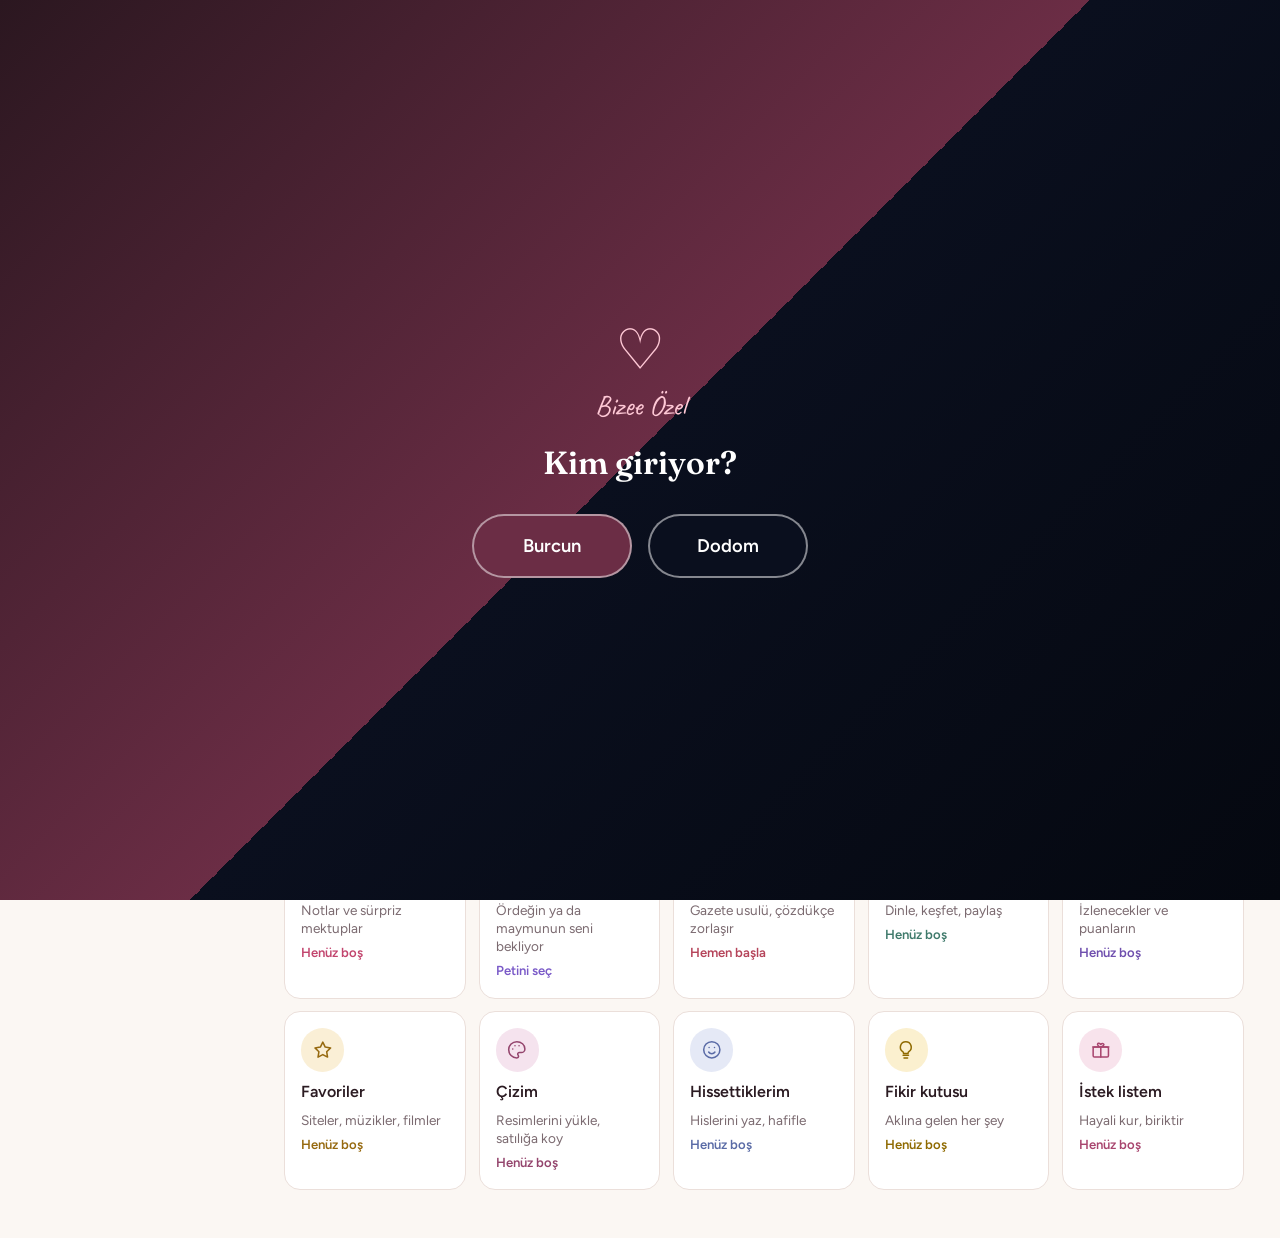
<file: index.html>
<!DOCTYPE html>
<html lang="tr" data-theme="burcun">
<head>
<meta charset="UTF-8">
<meta name="viewport" content="width=device-width, initial-scale=1, viewport-fit=cover">
<meta name="robots" content="noindex, nofollow">
<meta name="theme-color" content="#2B1720">
<title>Bizee Özel</title>
<link rel="icon" href="favicon.svg" type="image/svg+xml">
<link rel="icon" href="favicon-32.png" type="image/png" sizes="32x32">
<link rel="apple-touch-icon" href="apple-touch-icon.png">
<link rel="preconnect" href="https://fonts.googleapis.com">
<link rel="preconnect" href="https://fonts.gstatic.com" crossorigin>
<link href="https://fonts.googleapis.com/css2?family=Caveat:wght@500;600&family=Figtree:wght@400;500;600&family=Fraunces:opsz,wght@9..144,500;9..144,600&display=swap" rel="stylesheet">
<link rel="stylesheet" href="style.css">
<link rel="stylesheet" href="style-ek.css">
</head>
<body>

<div class="login" id="login">
  <div class="login-box">
    <div class="login-heart" aria-hidden="true">♡</div>
    <p class="login-app">Bizee Özel</p>
    <h1>Kim giriyor?</h1>
    <div class="login-btns" id="loginPick">
      <button type="button" class="login-btn burcun" data-profile="burcun">Burcun</button>
      <button type="button" class="login-btn dodom" data-profile="dodom">Dodom</button>
    </div>
    <form class="login-form" id="loginForm" autocomplete="off" hidden>
      <p class="login-who"><span id="loginWho"></span> için şifreni yaz</p>
      <input type="password" id="loginPw" class="login-pw" aria-label="Şifre" autocomplete="current-password">
      <p class="login-err" id="loginErr" role="alert"></p>
      <div class="login-btns">
        <button type="button" class="login-btn small" id="loginBack">Geri</button>
        <button type="submit" class="login-btn small go" id="loginGo">Giriş</button>
      </div>
    </form>
  </div>
</div>

<div class="shell">
  <aside class="side" id="side" aria-label="Menü">
    <div class="brand"><span class="heart" aria-hidden="true">♡</span></div>
    <nav class="nav" id="nav" aria-label="Bölümler"></nav>
    <p class="side-quote">Daha iyi bir sen,<br>her gün mümkün. <span class="heart" aria-hidden="true">♡</span></p>
    <button type="button" class="side-switch" id="switchBtn">Hesap değiştir</button>
  </aside>
  <div class="scrim" id="scrim"></div>

  <main class="panel">
    <header class="topbar">
      <button class="menu-btn" id="menuBtn" type="button" aria-label="Menüyü aç">
        <svg viewBox="0 0 24 24" aria-hidden="true"><path d="M4 7h16M4 12h16M4 17h16"/></svg>
      </button>
      <label class="gsearch">
        <svg viewBox="0 0 24 24" aria-hidden="true"><circle cx="11" cy="11" r="6.5"/><path d="m16 16 4.5 4.5"/></svg>
        <input type="search" id="gsearch" placeholder="Aradığın her şey burada…" aria-label="Her yerde ara" autocomplete="off">
      </label>
      <div class="clock"><span id="today"></span><span id="time"></span></div>
    </header>

    <section class="view" data-sec="home" id="home"></section>

    <section class="view" data-sec="search" id="searchView" hidden>
      <header class="view-head">
        <div class="view-title">
          <div><h2>Arama sonuçları</h2><p class="view-sub" id="searchSub"></p></div>
        </div>
      </header>
      <div class="stack" id="searchList"></div>
    </section>

    <section class="view" data-sec="word" id="wordView" hidden></section>

    <div id="views"></div>
  </main>
</div>

<dialog id="editor">
  <form id="editorForm">
    <h3 id="editorTitle"></h3>
    <div id="fields"></div>
    <div class="dialog-actions">
      <button type="button" id="deleteBtn" class="btn danger">Sil</button>
      <span class="spacer"></span>
      <button type="button" id="cancelBtn" class="btn">Vazgeç</button>
      <button type="submit" class="btn primary">Kaydet</button>
    </div>
  </form>
</dialog>

<dialog id="confirmBox" class="confirm">
  <form method="dialog">
    <div class="confirm-icon" aria-hidden="true">
      <svg viewBox="0 0 24 24"><path d="M4 7h16M9 7V4h6v3M6.5 7l1 13h9l1-13M10 11v6M14 11v6"/></svg>
    </div>
    <h3>Bunu silelim mi?</h3>
    <p class="confirm-name" id="confirmName"></p>
    <p class="confirm-text">Silinen kayıt geri getirilemez.</p>
    <div class="confirm-actions">
      <button type="submit" value="no" class="btn" autofocus>Vazgeç</button>
      <button type="submit" value="yes" class="btn danger-solid">Evet, sil</button>
    </div>
  </form>
</dialog>

<dialog id="lockBox" class="confirm">
  <form id="lockForm" autocomplete="off">
    <div class="confirm-icon lock-icon" aria-hidden="true">
      <svg viewBox="0 0 24 24"><rect x="5" y="11" width="14" height="10" rx="2"/><path d="M8 11V8a4 4 0 0 1 8 0v3"/></svg>
    </div>
    <h3>Şifreler kilitli</h3>
    <p class="confirm-text">Devam etmek için şifreyi yaz.</p>
    <input type="password" id="lockPw" class="lock-pw" aria-label="Şifre" autocomplete="off">
    <p class="login-err lock-err" id="lockErr" role="alert"></p>
    <div class="confirm-actions">
      <button type="button" class="btn" id="lockCancel">Vazgeç</button>
      <button type="submit" class="btn primary" id="lockGo">Aç</button>
    </div>
  </form>
</dialog>

<div id="toast" class="toast" role="status" aria-live="polite"></div>

<script src="app.js"></script>
</body>
</html>
</file>
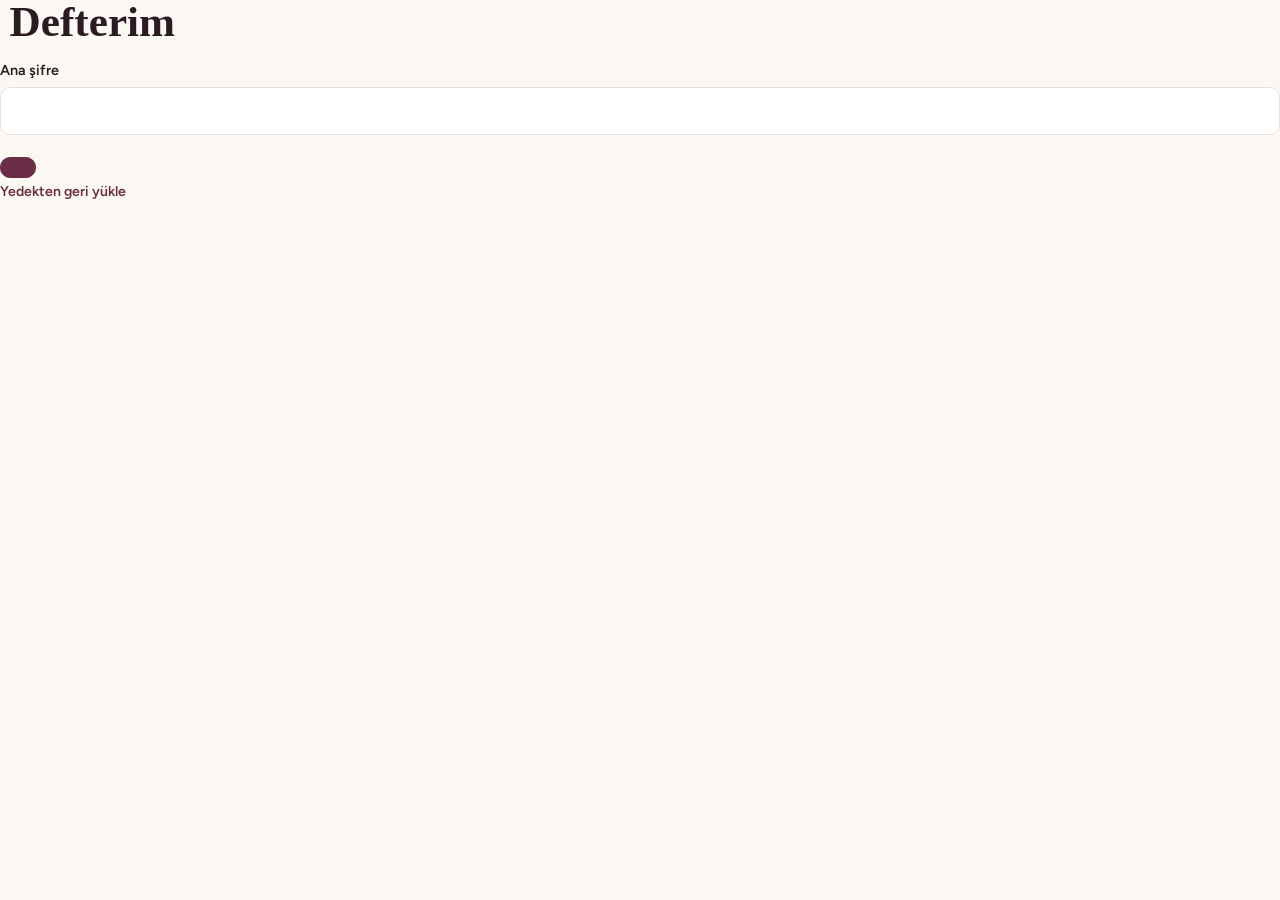
<file: index (1).html>
<!DOCTYPE html>
<html lang="tr">
<head>
<meta charset="UTF-8">
<meta name="viewport" content="width=device-width, initial-scale=1, viewport-fit=cover">
<meta name="robots" content="noindex, nofollow">
<title>Defterim</title>
<link rel="preconnect" href="https://fonts.googleapis.com">
<link rel="preconnect" href="https://fonts.gstatic.com" crossorigin>
<link href="https://fonts.googleapis.com/css2?family=Figtree:wght@400;500;600&family=Young+Serif&display=swap" rel="stylesheet">
<link rel="stylesheet" href="style.css">
</head>
<body>

<section id="lock" class="lock">
  <div class="lock-box">
    <h1 class="brand">Defterim</h1>
    <p id="lockText" class="lock-text"></p>
    <form id="lockForm" autocomplete="on">
      <label for="master">Ana şifre</label>
      <input id="master" type="password" required>
      <div id="confirmWrap" hidden>
        <label for="master2">Ana şifre (tekrar)</label>
        <input id="master2" type="password" autocomplete="new-password">
      </div>
      <p id="lockError" class="error" role="alert"></p>
      <button type="submit" id="lockBtn" class="btn primary"></button>
    </form>
    <button id="importFromLock" class="link-btn" type="button">Yedekten geri yükle</button>
  </div>
</section>

<div id="app" class="app" hidden>
  <nav class="side" aria-label="Bölümler">
    <h1 class="brand small">Defterim</h1>
    <button class="tab" data-view="recipes">Tarifler <span class="count" id="c-recipes"></span></button>
    <button class="tab" data-view="accounts">Hesaplar <span class="count" id="c-accounts"></span></button>
    <button class="tab" data-view="notes">Notlar <span class="count" id="c-notes"></span></button>
    <div class="side-actions">
      <button id="exportBtn" type="button">Yedek indir</button>
      <button id="importBtn" type="button">Yedek yükle</button>
      <button id="lockNow" type="button">Kilitle</button>
    </div>
  </nav>

  <main class="main">
    <header class="main-head">
      <h2 id="viewTitle"></h2>
      <input type="search" id="search" aria-label="Ara">
      <button id="addBtn" class="btn primary" type="button"></button>
    </header>
    <div id="list" class="list"></div>
  </main>
</div>

<dialog id="editor">
  <form id="editorForm">
    <h3 id="editorTitle"></h3>
    <div id="fields"></div>
    <div class="dialog-actions">
      <button type="button" id="deleteBtn" class="btn danger">Sil</button>
      <span class="spacer"></span>
      <button type="button" id="cancelBtn" class="btn">Vazgeç</button>
      <button type="submit" class="btn primary">Kaydet</button>
    </div>
  </form>
</dialog>

<input type="file" id="fileInput" accept="application/json,.json" hidden>
<div id="toast" class="toast" role="status" aria-live="polite"></div>

<script src="app.js"></script>
</body>
</html>
</file>
<file: style.css>
:root {
  --bg: #FBF7F3;
  --surface: #FFFFFF;
  --ink: #2B1B22;
  --muted: #7B6A70;
  --line: #EBDFDA;
  --plum: #2B1720;
  --rose: #6B2D45;
  --danger: #C13B3B;
  --gold: #E0A100;
  --on-c: #FFFFFF;
  --c: var(--rose);
  --tint: #F3E6EA;
  --radius-s: 10px;
  --radius-m: 16px;
  --radius-l: 24px;
  --shadow: 0 1px 2px rgba(43, 23, 32, 0.04), 0 8px 24px rgba(43, 23, 32, 0.06);
  /* Kendi fotoğrafını kullanmak için: --hero-image: url("foto.jpg"); */
  --hero-default:
    radial-gradient(circle at 80% 64%, #FFF1D6 0 2.4rem, rgba(255, 214, 170, 0.45) 2.5rem 6.5rem, transparent 6.6rem),
    linear-gradient(165deg, #F6C9A0 0%, #E58F7C 42%, #9C4A64 78%, #4A2436 100%);
  color-scheme: light;
}

/* Bölüm renkleri: --c vurgu, --tint pastel zemin */
[data-tone="notes"], .view[data-sec="notes"] { --c: #A5601F; --tint: #FBEBDD; }
[data-tone="emails"], .view[data-sec="emails"] { --c: #6F55A0; --tint: #EEE8F6; }
[data-tone="accounts"], .view[data-sec="accounts"] { --c: #4C7A47; --tint: #E6F0E2; }
[data-tone="recipes"], .view[data-sec="recipes"] { --c: #B5613A; --tint: #FAE9DA; }
[data-tone="goals"], .view[data-sec="goals"] { --c: #B5445A; --tint: #F9E2E0; }
[data-tone="plans"], .view[data-sec="plans"] { --c: #23796F; --tint: #DFF1EE; }
[data-tone="calendar"], .view[data-sec="calendar"] { --c: #6B2D45; --tint: #F3E6EA; }
[data-tone="shopping"], .view[data-sec="shopping"] { --c: #9F6237; --tint: #F8EADF; }
[data-tone="health"], .view[data-sec="health"] { --c: #C24259; --tint: #FBE3E5; }
[data-tone="growth"], .view[data-sec="growth"] { --c: #3F7A6B; --tint: #E1F0EB; }
[data-tone="films"], .view[data-sec="films"] { --c: #6F4FAE; --tint: #ECE5F6; }
[data-tone="favorites"], .view[data-sec="favorites"] { --c: #96690F; --tint: #FAEFD6; }
[data-tone="doodle"], .view[data-sec="doodle"] { --c: #94456D; --tint: #F5E3EE; }
[data-tone="voice"], .view[data-sec="voice"] { --c: #A34F69; --tint: #F7E4E9; }
[data-tone="mood"], .view[data-sec="mood"] { --c: #5A6BA6; --tint: #E5E9F6; }
[data-tone="ideas"], .view[data-sec="ideas"] { --c: #8F6A00; --tint: #FBF0CF; }
[data-tone="wishlist"], .view[data-sec="wishlist"] { --c: #A8456E; --tint: #F8E3EC; }
[data-tone="countdown"], .view[data-sec="countdown"] { --c: #B04E2A; --tint: #FAE6DC; }

* { box-sizing: border-box; }

html { -webkit-text-size-adjust: 100%; height: 100%; }

body {
  margin: 0;
  min-height: 100%;
  background: var(--bg);
  color: var(--ink);
  font: 400 16px/1.55 "Figtree", system-ui, -apple-system, "Segoe UI", Roboto, sans-serif;
}

[hidden] { display: none !important; }

h1, h2, h3, h4 { margin: 0; }

button, input, textarea, select { font: inherit; color: inherit; }

:focus-visible { outline: 2px solid var(--c); outline-offset: 2px; }

svg { flex-shrink: 0; }

.nav-item svg, .card-icon svg, .view-icon svg, .tile-icon svg, .gsearch svg, .menu-btn svg {
  fill: none;
  stroke: currentColor;
  stroke-width: 1.7;
  stroke-linecap: round;
  stroke-linejoin: round;
}

/* ---------- Kenar çubuğu ---------- */

.shell {
  display: grid;
  grid-template-columns: 15.5rem minmax(0, 1fr);
  min-height: 100vh;
  min-height: 100dvh;
}

.side {
  position: sticky;
  top: 0;
  align-self: start;
  height: 100vh;
  height: 100dvh;
  overflow-y: auto;
  display: flex;
  flex-direction: column;
  gap: 1.25rem;
  padding: calc(1.5rem + env(safe-area-inset-top, 0px)) 0.9rem calc(1.5rem + env(safe-area-inset-bottom, 0px));
  background: var(--plum);
  color: #F4E8E4;
}

.side :focus-visible { outline-color: #FFFFFF; }

.brand {
  font-family: "Caveat", cursive;
  font-size: 2.7rem;
  font-weight: 600;
  line-height: 1;
  padding: 0 0.6rem;
}

.heart { color: #E7A0B4; }

.nav { display: flex; flex-direction: column; gap: 0.1rem; }

.nav-item {
  display: flex;
  align-items: center;
  gap: 0.8rem;
  width: 100%;
  padding: 0.55rem 0.7rem;
  border: 0;
  border-radius: 12px;
  background: transparent;
  color: inherit;
  text-align: left;
  cursor: pointer;
  font-size: 0.95rem;
  font-weight: 500;
}

.nav-item svg { width: 1.25rem; height: 1.25rem; opacity: 0.85; }
.nav-item:hover { background: rgba(255, 255, 255, 0.07); }
.nav-item[aria-current="true"] { background: rgba(255, 255, 255, 0.14); }

.side-quote {
  margin: auto 0 0;
  padding: 1rem 0.6rem 0;
  font-family: "Caveat", cursive;
  font-size: 1.4rem;
  line-height: 1.2;
  color: #E9CFD0;
}

.scrim { display: none; }

/* ---------- Üst bar ---------- */

.panel {
  min-width: 0;
  padding: calc(1rem + env(safe-area-inset-top, 0px)) clamp(1rem, 3vw, 2.25rem) calc(3rem + env(safe-area-inset-bottom, 0px));
}

.topbar { display: flex; align-items: center; gap: 1rem; margin: 0 auto 1.5rem; max-width: 72rem; }

.menu-btn {
  display: none;
  place-items: center;
  width: 2.75rem;
  height: 2.75rem;
  border: 1px solid var(--line);
  border-radius: 50%;
  background: var(--surface);
  cursor: pointer;
}

.menu-btn svg { width: 1.3rem; height: 1.3rem; }

.gsearch {
  flex: 1;
  max-width: 32rem;
  display: flex;
  align-items: center;
  gap: 0.6rem;
  margin: 0;
  padding: 0.55rem 1rem;
  border-radius: 999px;
  background: var(--surface);
  border: 1px solid var(--line);
  color: var(--muted);
  font-weight: 400;
}

.gsearch svg { width: 1.15rem; height: 1.15rem; }
.gsearch:focus-within { border-color: var(--rose); }

.gsearch input {
  border: 0;
  border-radius: 0;
  padding: 0;
  background: transparent;
  color: var(--ink);
}

.gsearch input:focus { outline: none; }

.clock {
  margin-left: auto;
  display: flex;
  flex-direction: column;
  align-items: flex-end;
  line-height: 1.3;
  font-size: 0.9rem;
  color: var(--muted);
}

.clock #time { font-weight: 600; color: var(--ink); }

/* ---------- Görünümler ---------- */

.view { max-width: 72rem; margin: 0 auto; }

.view-head {
  display: flex;
  flex-wrap: wrap;
  align-items: center;
  justify-content: space-between;
  gap: 1rem 1.5rem;
  margin-bottom: 1.25rem;
}

.view-title { display: flex; align-items: center; gap: 0.9rem; }

.view-icon {
  width: 3.1rem;
  height: 3.1rem;
  border-radius: 16px;
  display: grid;
  place-items: center;
  background: var(--tint);
  color: var(--c);
}

.view-icon svg { width: 1.5rem; height: 1.5rem; }

.view-head h2 {
  font-family: "Fraunces", Georgia, serif;
  font-size: clamp(1.7rem, 4vw, 2.3rem);
  font-weight: 600;
  letter-spacing: -0.02em;
  line-height: 1.1;
}

.view-sub { margin: 0.15rem 0 0; color: var(--muted); font-size: 0.92rem; }

.view-tools { display: flex; flex-wrap: wrap; gap: 0.6rem; flex: 1 1 20rem; justify-content: flex-end; }
.view-tools input { max-width: 15rem; }

.grid { display: grid; grid-template-columns: repeat(auto-fill, minmax(17rem, 1fr)); gap: 0.9rem; }
.stack { display: flex; flex-direction: column; gap: 0.7rem; }

.empty {
  grid-column: 1 / -1;
  margin: 0;
  padding: 2.5rem 1.5rem;
  text-align: center;
  color: var(--muted);
  border: 2px dashed var(--line);
  border-radius: var(--radius-m);
  background: color-mix(in srgb, var(--tint) 45%, transparent);
}

/* ---------- Formlar ve düğmeler ---------- */

label { display: block; font-weight: 600; font-size: 0.9rem; margin: 1rem 0 0.35rem; }

.hint { display: block; color: var(--muted); font-size: 0.85rem; margin: -0.15rem 0 0.4rem; }

input, textarea, select {
  width: 100%;
  padding: 0.65rem 0.85rem;
  border: 1px solid var(--line);
  border-radius: var(--radius-s);
  background: var(--surface);
}

input:focus, textarea:focus, select:focus { border-color: var(--c); outline: none; }

textarea { resize: vertical; line-height: 1.5; }

.color-input { width: 5rem; height: 2.7rem; padding: 0.2rem; cursor: pointer; }

.voice-row { display: flex; align-items: center; gap: 0.75rem; margin-top: 0.5rem; }
.voice-state { color: var(--muted); font-size: 0.85rem; }

.btn {
  display: inline-flex;
  align-items: center;
  justify-content: center;
  padding: 0.6rem 1.05rem;
  border-radius: var(--radius-s);
  border: 1px solid var(--line);
  background: var(--surface);
  cursor: pointer;
  font-weight: 600;
  white-space: nowrap;
}

.btn:hover { border-color: var(--muted); }
.btn:disabled { opacity: 0.4; cursor: default; }

.btn.primary { background: var(--c); border-color: var(--c); color: var(--on-c); }
.btn.primary:hover { filter: brightness(1.08); }

.btn.danger { color: var(--danger); border-color: transparent; background: transparent; }
.btn.danger:hover { border-color: var(--danger); }

.btn.ghost { background: transparent; border-color: transparent; color: var(--c); }
.btn.ghost:hover { background: color-mix(in srgb, var(--c) 10%, transparent); }

.btn.small { padding: 0.32rem 0.7rem; font-size: 0.88rem; }

.icon-btn {
  width: 2rem;
  height: 2rem;
  display: grid;
  place-items: center;
  border: 0;
  border-radius: 50%;
  background: transparent;
  color: var(--c);
  font-size: 1.4rem;
  line-height: 1;
  cursor: pointer;
}

.icon-btn:hover { background: color-mix(in srgb, var(--c) 14%, transparent); }

.link-btn {
  align-self: flex-start;
  margin-top: auto;
  padding: 0.2rem 0;
  border: 0;
  background: none;
  color: var(--c);
  font-size: 0.88rem;
  font-weight: 600;
  cursor: pointer;
}

.link-btn:hover { text-decoration: underline; }

/* ---------- Kayıt kartları ---------- */

.item {
  background: var(--surface);
  border: 1px solid var(--line);
  border-radius: var(--radius-m);
  padding: 1.05rem 1.2rem;
  min-width: 0;
  box-shadow: var(--shadow);
}

.item-title { font-weight: 600; font-size: 1.08rem; overflow-wrap: anywhere; }
.item-actions { display: flex; justify-content: flex-end; margin-top: 0.6rem; }
.item-head { display: flex; justify-content: space-between; align-items: baseline; gap: 1rem; }
.item-head a, .ext { color: var(--c); font-size: 0.9rem; white-space: nowrap; font-weight: 500; }

.tags { display: flex; flex-wrap: wrap; gap: 0.35rem; margin: 0.5rem 0 0.2rem; }

.tag {
  font-size: 0.8rem;
  font-weight: 500;
  color: var(--c);
  background: color-mix(in srgb, var(--c) 12%, transparent);
  border-radius: 999px;
  padding: 0.12rem 0.65rem;
}

.account, .email, .fav, .health, .doodle, .mood { display: flex; flex-direction: column; }
.account { border-top: 4px solid var(--c); }
.account .item-head { margin-bottom: 0.75rem; }
.email { border-top: 4px solid var(--c); }

.cred { padding: 0.55rem 0; border-top: 1px solid var(--line); margin-top: 0.4rem; }
.cred-label { display: block; color: var(--muted); font-size: 0.8rem; }
.cred-line { display: flex; align-items: center; justify-content: space-between; gap: 0.5rem; }
.cred-value { overflow-wrap: anywhere; font-weight: 500; }
.secret { letter-spacing: 0.06em; }
.row-btns { display: flex; gap: 0.1rem; flex-shrink: 0; }
.account-note { color: var(--muted); margin: 0.5rem 0 0; white-space: pre-wrap; overflow-wrap: anywhere; }
.account .item-actions, .email .item-actions, .fav .item-actions, .health .item-actions,
.doodle .item-actions, .mood .item-actions, .note .item-actions, .film .item-actions,
.goal .item-actions { margin-top: auto; padding-top: 0.6rem; }

.recipe summary { display: flex; flex-wrap: wrap; align-items: center; gap: 0.5rem; cursor: pointer; list-style: none; }
.recipe summary::-webkit-details-marker { display: none; }

.recipe summary::before {
  content: "";
  width: 0.5rem;
  height: 0.5rem;
  border-right: 2px solid var(--c);
  border-bottom: 2px solid var(--c);
  transform: rotate(-45deg);
  transition: transform 0.15s;
  margin-right: 0.45rem;
}

.recipe[open] { border-color: var(--c); }
.recipe[open] summary::before { transform: rotate(45deg); }

.recipe-body {
  margin-top: 1rem;
  padding-top: 1rem;
  border-top: 1px dashed var(--line);
  display: grid;
  grid-template-columns: minmax(0, 1fr) minmax(0, 1.6fr);
  gap: 0 2rem;
}

.recipe-body h4 { font-size: 1.05rem; font-weight: 600; margin: 0.2rem 0 0.5rem; }
.recipe-body ul, .recipe-body ol { margin: 0 0 1rem; padding-left: 1.3rem; }
.recipe-body li { margin: 0.3rem 0; }
.recipe-body li::marker { color: var(--c); font-weight: 700; }
.recipe-body .item-actions { grid-column: 1 / -1; margin-top: 0; }

.note { display: flex; flex-direction: column; background: color-mix(in srgb, var(--tint) 70%, var(--surface)); }
.note-date { color: var(--muted); font-size: 0.85rem; margin: 0.15rem 0 0.6rem; }
.note-body { margin: 0; white-space: pre-wrap; overflow-wrap: anywhere; max-height: 14rem; overflow: auto; }

.task { display: grid; grid-template-columns: auto 1fr auto; align-items: start; gap: 0.9rem; padding: 0.85rem 1.2rem; }

.check {
  appearance: none;
  -webkit-appearance: none;
  width: 1.4rem;
  height: 1.4rem;
  margin: 0.1rem 0 0;
  padding: 0;
  border: 2px solid var(--c);
  border-radius: 50%;
  background: transparent;
  cursor: pointer;
  display: grid;
  place-items: center;
  flex-shrink: 0;
}

.check:checked { background: var(--c); }

.check:checked::after {
  content: "";
  width: 0.35rem;
  height: 0.62rem;
  border-right: 2px solid var(--on-c);
  border-bottom: 2px solid var(--on-c);
  transform: translateY(-1px) rotate(45deg);
}

.plan-date { display: block; font-size: 0.85rem; color: var(--muted); margin-top: 0.1rem; }
.plan-date.late { color: var(--danger); font-weight: 500; }
.plan-detail { margin: 0.35rem 0 0; color: var(--muted); white-space: pre-wrap; overflow-wrap: anywhere; }
.task.done { opacity: 0.55; }
.task.done .item-title { text-decoration: line-through; }
.task .item-actions { margin-top: 0; }

.filters { display: flex; flex-wrap: wrap; gap: 0.4rem; margin: 0 0 1.1rem; }

.chip {
  border: 1px solid var(--line);
  background: var(--surface);
  border-radius: 999px;
  padding: 0.35rem 0.9rem;
  cursor: pointer;
  font-size: 0.9rem;
  font-weight: 500;
  color: var(--muted);
}

.chip[aria-pressed="true"] { background: var(--c); border-color: var(--c); color: var(--on-c); }

.film { display: flex; flex-direction: column; }
.film-note { margin: 0.6rem 0 0; color: var(--muted); white-space: pre-wrap; overflow-wrap: anywhere; }

.film-status {
  display: flex;
  align-items: center;
  justify-content: space-between;
  gap: 0.5rem;
  margin-top: 0.8rem;
  padding-top: 0.7rem;
  border-top: 1px solid var(--line);
}

.watch { display: inline-flex; align-items: center; gap: 0.5rem; margin: 0; font-weight: 500; font-size: 0.92rem; cursor: pointer; }
.film.watched .item-title { color: var(--muted); }

.stars { display: inline-flex; }
.star { background: none; border: 0; padding: 0.1rem; cursor: pointer; font-size: 1.25rem; line-height: 1; color: var(--line); }
.star.on { color: var(--gold); }
.star:hover { transform: scale(1.15); }

.health-top { display: flex; justify-content: space-between; align-items: baseline; gap: 0.75rem; }
.health-amount { color: var(--c); font-size: 1.05rem; white-space: nowrap; }

.doodle { border-top: 6px solid var(--dot, var(--c)); }

.mood-head { display: flex; align-items: center; gap: 0.8rem; }
.mood-emoji { font-size: 2.1rem; line-height: 1; }
.mood .note-body { margin-top: 0.7rem; }
.gratitude { margin: 0.6rem 0 0; font-size: 0.92rem; }
.gratitude span { color: var(--muted); }

.count { display: grid; grid-template-columns: auto 1fr; align-items: center; gap: 0.5rem 1.1rem; }
.count .item-actions { grid-column: 1 / -1; margin-top: 0.2rem; }
.count.past { opacity: 0.6; }

.count-num {
  min-width: 4.6rem;
  padding: 0.7rem 0.5rem;
  border-radius: var(--radius-m);
  background: var(--tint);
  color: var(--c);
  text-align: center;
  display: flex;
  flex-direction: column;
  line-height: 1.1;
}

.count-num strong { font-family: "Fraunces", Georgia, serif; font-size: 1.7rem; font-weight: 600; }
.count-num span { font-size: 0.75rem; font-weight: 500; }

/* ---------- Oyunlaştırma (Hedefler) ---------- */

.game {
  border-radius: var(--radius-l);
  padding: 1.4rem 1.5rem;
  margin-bottom: 1.1rem;
  color: #FFFFFF;
  background:
    radial-gradient(circle at 100% 0%, rgba(139, 107, 199, 0.75), transparent 55%),
    linear-gradient(135deg, #B5445A, #4A1E33);
  display: grid;
  grid-template-columns: auto 1fr auto;
  gap: 0.7rem 1.5rem;
  align-items: center;
}

.level-badge {
  width: 4.2rem;
  height: 4.2rem;
  border-radius: 50%;
  background: #FFFFFF;
  color: #3A0E2A;
  display: grid;
  place-items: center;
  font-family: "Fraunces", Georgia, serif;
  font-weight: 600;
  font-size: 1.9rem;
  line-height: 1;
}

.level-name { font-family: "Fraunces", Georgia, serif; font-weight: 600; font-size: 1.4rem; }
.level-sub { font-size: 0.88rem; opacity: 0.9; margin-top: 0.1rem; }

.xp-bar { height: 0.65rem; border-radius: 999px; background: rgba(255, 255, 255, 0.25); overflow: hidden; margin-top: 0.6rem; }
.xp-fill { height: 100%; background: #FFFFFF; border-radius: inherit; transition: width 0.5s ease; }

.streak { text-align: center; }
.streak-num { font-family: "Fraunces", Georgia, serif; font-weight: 600; font-size: 2.2rem; line-height: 1; }
.streak-label { font-size: 0.8rem; opacity: 0.9; }

.badges { grid-column: 1 / -1; display: flex; flex-wrap: wrap; gap: 0.4rem; padding-top: 0.8rem; border-top: 1px solid rgba(255, 255, 255, 0.25); }
.badge { font-size: 0.82rem; padding: 0.25rem 0.75rem; border-radius: 999px; border: 1px solid rgba(255, 255, 255, 0.35); opacity: 0.6; }
.badge.on { opacity: 1; background: #FFFFFF; color: #3A0E2A; border-color: #FFFFFF; font-weight: 600; }

.game.levelup .level-badge { animation: pop 0.9s ease; }

@keyframes pop {
  0% { transform: scale(1); }
  30% { transform: scale(1.35) rotate(-8deg); }
  60% { transform: scale(0.95) rotate(4deg); }
  100% { transform: scale(1); }
}

.goal { display: flex; flex-direction: column; }
.goal-meta { display: block; color: var(--muted); font-size: 0.85rem; margin-top: 0.15rem; }
.goal-reward { font-size: 0.9rem; margin: 0.5rem 0 0; }
.goal-reward span { color: var(--muted); }
.progress { height: 0.8rem; border-radius: 999px; background: color-mix(in srgb, var(--c) 14%, transparent); overflow: hidden; margin: 0.9rem 0 0.45rem; }
.progress.slim { height: 0.5rem; margin: 0.3rem 0 0; }
.progress-fill { height: 100%; background: var(--c); border-radius: inherit; transition: width 0.35s ease; }
.goal-count { display: flex; align-items: center; justify-content: space-between; gap: 0.5rem; }
.goal-count strong { font-size: 1.05rem; }
.goal-btns { display: flex; gap: 0.3rem; }
.goal.complete { border-color: var(--gold); }
.goal.complete .progress-fill { background: var(--gold); }
.goal-done { color: #9A6B00; font-weight: 700; font-size: 0.92rem; }
.goal.win { animation: pop 0.8s ease; }

/* ---------- Ana sayfa ---------- */

.top-row { display: grid; grid-template-columns: minmax(0, 2fr) minmax(16rem, 1fr); gap: 1rem; margin-bottom: 1rem; }

.hero {
  position: relative;
  overflow: hidden;
  min-height: 15rem;
  border-radius: var(--radius-l);
  padding: 1.75rem 2rem;
  color: #FFFFFF;
  display: flex;
  flex-direction: column;
  justify-content: space-between;
  gap: 1rem;
  background: var(--hero-image, var(--hero-default));
  background-size: cover;
  background-position: center;
}

.hero::before {
  content: "";
  position: absolute;
  inset: 0;
  background: linear-gradient(135deg, rgba(43, 23, 32, 0.62), rgba(43, 23, 32, 0.12) 72%);
}

.hero > * { position: relative; }

.hero h1 {
  font-family: "Fraunces", Georgia, serif;
  font-weight: 600;
  font-size: clamp(1.9rem, 4vw, 2.7rem);
  letter-spacing: -0.02em;
  line-height: 1.1;
}

.hero .heart { color: #FFC9D6; }
.hero-sub { margin: 0.4rem 0 0; }

.hero-quote {
  margin: 0;
  max-width: 17ch;
  font-family: "Caveat", cursive;
  font-size: clamp(1.7rem, 3vw, 2.3rem);
  line-height: 1.1;
  transform: rotate(-2deg);
  transform-origin: left bottom;
}

.hero-chip {
  align-self: flex-start;
  padding: 0.35rem 0.9rem;
  border: 1px solid rgba(255, 255, 255, 0.6);
  border-radius: 999px;
  background: rgba(43, 23, 32, 0.35);
  color: #FFFFFF;
  font-size: 0.88rem;
  font-weight: 500;
  cursor: pointer;
}

.hero-chip:hover { background: rgba(43, 23, 32, 0.55); }
.hero :focus-visible { outline-color: #FFFFFF; }

.cards { display: grid; gap: 1rem; margin-bottom: 1rem; }
.cards.four { grid-template-columns: repeat(4, minmax(0, 1fr)); }
.cards.three { grid-template-columns: repeat(3, minmax(0, 1fr)); }
.cards.two { grid-template-columns: minmax(0, 2fr) minmax(0, 1fr); }

.card {
  display: flex;
  flex-direction: column;
  gap: 0.75rem;
  min-width: 0;
  padding: 1.1rem 1.25rem;
  border-radius: var(--radius-l);
  background: var(--tint);
  border: 1px solid color-mix(in srgb, var(--c) 10%, transparent);
}

.card.plain { background: var(--surface); border-color: var(--line); box-shadow: var(--shadow); }

.card-head { display: flex; align-items: center; gap: 0.6rem; }
.card-head h3 { font-size: 1.05rem; font-weight: 600; margin-right: auto; }
.card-icon { display: grid; place-items: center; color: var(--c); }
.card-icon svg { width: 1.4rem; height: 1.4rem; }

.mini-list { list-style: none; margin: 0; padding: 0; display: flex; flex-direction: column; gap: 0.4rem; }
.mini-list li { overflow-wrap: anywhere; }
.mini-list li::before { content: "•"; color: var(--c); margin-right: 0.5rem; }
.mini-empty { margin: 0; color: var(--muted); font-size: 0.92rem; }

.check-list { list-style: none; margin: 0; padding: 0; display: flex; flex-direction: column; gap: 0.6rem; }
.check-row { display: flex; align-items: center; gap: 0.7rem; margin: 0; font-size: 1rem; font-weight: 500; cursor: pointer; }
.check-row span { overflow-wrap: anywhere; }
.check-row em { margin-left: auto; font-style: normal; font-size: 0.8rem; color: var(--danger); }

.goal-mini { list-style: none; }
.goal-mini-top { display: flex; justify-content: space-between; gap: 0.5rem; font-size: 0.95rem; }
.goal-mini-top em { font-style: normal; color: var(--muted); font-size: 0.85rem; }
.goal-list { list-style: none; margin: 0; padding: 0; display: flex; flex-direction: column; gap: 0.8rem; }

.mood-pick { display: flex; flex-wrap: wrap; gap: 0.5rem; }

.mood-btn {
  width: 3rem;
  height: 3rem;
  border-radius: 50%;
  border: 2px solid transparent;
  background: var(--surface);
  font-size: 1.5rem;
  line-height: 1;
  cursor: pointer;
}

.mood-btn:hover { border-color: var(--c); }
.mood-btn.on { border-color: var(--c); background: color-mix(in srgb, var(--c) 14%, var(--surface)); }

.quote-card { justify-content: center; background: var(--surface); border-color: var(--line); }
.quote-card .script { margin: 0; font-family: "Caveat", cursive; font-size: 1.9rem; line-height: 1.15; color: var(--rose); }

.section-title { font-family: "Fraunces", Georgia, serif; font-size: 1.4rem; font-weight: 600; margin: 1.75rem 0 0.9rem; }

.tiles { display: grid; grid-template-columns: repeat(auto-fill, minmax(11rem, 1fr)); gap: 0.8rem; }

.tile {
  display: flex;
  flex-direction: column;
  align-items: flex-start;
  gap: 0.35rem;
  padding: 1rem;
  text-align: left;
  border: 1px solid var(--line);
  border-radius: var(--radius-m);
  background: var(--surface);
  cursor: pointer;
}

.tile:hover { border-color: var(--c); }

.tile-icon {
  width: 2.7rem;
  height: 2.7rem;
  margin-bottom: 0.2rem;
  border-radius: 50%;
  display: grid;
  place-items: center;
  background: var(--tint);
  color: var(--c);
}

.tile-icon svg { width: 1.35rem; height: 1.35rem; }
.tile-name { font-weight: 600; }
.tile-hint { color: var(--muted); font-size: 0.85rem; line-height: 1.35; }
.tile-sub { color: var(--c); font-size: 0.82rem; font-weight: 600; }

/* ---------- Takvim ---------- */

.cal-layout { display: grid; grid-template-columns: minmax(0, 1.4fr) minmax(0, 1fr); gap: 1rem; align-items: start; }
.cal-nav { display: flex; align-items: center; justify-content: space-between; gap: 0.5rem; }
.cal-nav h3 { font-family: "Fraunces", Georgia, serif; font-size: 1.25rem; font-weight: 600; text-transform: capitalize; }

.cal-grid { display: grid; grid-template-columns: repeat(7, minmax(0, 1fr)); gap: 0.2rem; text-align: center; }
.cal-h { font-size: 0.78rem; color: var(--muted); padding: 0.2rem 0; }

.cal-d {
  position: relative;
  display: grid;
  place-items: center;
  aspect-ratio: 1;
  padding: 0;
  border: 2px solid transparent;
  border-radius: 50%;
  background: transparent;
  font-size: 0.92rem;
}

button.cal-d { cursor: pointer; }
button.cal-d:hover { background: color-mix(in srgb, var(--c) 10%, transparent); }
.cal-d.today { background: var(--rose); color: #FFFFFF; font-weight: 600; }
.cal-d.sel { border-color: var(--rose); }

.cal-d.has::after {
  content: "";
  position: absolute;
  bottom: 12%;
  left: 50%;
  width: 0.28rem;
  height: 0.28rem;
  margin-left: -0.14rem;
  border-radius: 50%;
  background: var(--c);
}

.cal-d.today.has::after { background: #FFFFFF; }

.day-card h3 { font-family: "Fraunces", Georgia, serif; font-size: 1.15rem; font-weight: 600; }

.event-list { list-style: none; margin: 0; padding: 0; display: flex; flex-direction: column; gap: 0.5rem; }

.event {
  display: flex;
  align-items: center;
  gap: 0.6rem;
  width: 100%;
  padding: 0.6rem 0.8rem;
  border: 1px solid var(--line);
  border-left: 4px solid var(--c);
  border-radius: var(--radius-s);
  background: var(--surface);
  text-align: left;
  cursor: pointer;
}

.event em { margin-left: auto; font-style: normal; font-size: 0.8rem; color: var(--c); white-space: nowrap; }
.event.done span { text-decoration: line-through; opacity: 0.6; }

/* ---------- Genel arama ---------- */

.hit {
  display: flex;
  align-items: center;
  gap: 0.8rem;
  width: 100%;
  padding: 0.8rem 1rem;
  border: 1px solid var(--line);
  border-radius: var(--radius-m);
  background: var(--surface);
  text-align: left;
  cursor: pointer;
}

.hit:hover { border-color: var(--c); }
.hit-sec { flex-shrink: 0; font-size: 0.8rem; font-weight: 600; color: var(--c); background: var(--tint); border-radius: 999px; padding: 0.15rem 0.7rem; }
.hit-title { font-weight: 500; overflow-wrap: anywhere; }

/* ---------- Diyalog ve bildirim ---------- */

dialog {
  border: 0;
  border-radius: var(--radius-l);
  padding: 0;
  width: min(34rem, calc(100vw - 2rem));
  max-height: calc(100dvh - 2rem);
  background: var(--surface);
  color: var(--ink);
  box-shadow: 0 24px 60px rgba(0, 0, 0, 0.3);
}

dialog::backdrop { background: rgba(43, 23, 32, 0.55); }
#editorForm { padding: 1.5rem; }
#editorForm h3 { font-family: "Fraunces", Georgia, serif; font-size: 1.6rem; font-weight: 600; letter-spacing: -0.02em; }
.dialog-actions { display: flex; gap: 0.5rem; margin-top: 1.5rem; align-items: center; }
.spacer { flex: 1; }
.pw { display: flex; gap: 0.3rem; align-items: center; }
.pw input { flex: 1; min-width: 0; }

.toast {
  position: fixed;
  left: 50%;
  bottom: calc(1.5rem + env(safe-area-inset-bottom, 0px));
  transform: translate(-50%, 0.8rem);
  background: var(--plum);
  color: #FFFFFF;
  padding: 0.65rem 1.1rem;
  border-radius: var(--radius-s);
  opacity: 0;
  pointer-events: none;
  transition: opacity 0.2s, transform 0.2s;
  z-index: 40;
  max-width: calc(100vw - 2rem);
}

.toast.show { opacity: 1; transform: translate(-50%, 0); }

/* ---------- Duyarlı yerleşim ---------- */

@media (max-width: 1100px) {
  .cards.four { grid-template-columns: repeat(2, minmax(0, 1fr)); }
  .cards.three { grid-template-columns: repeat(2, minmax(0, 1fr)); }
}

@media (max-width: 900px) {
  .shell { grid-template-columns: 1fr; }

  .side {
    position: fixed;
    top: 0;
    bottom: 0;
    left: 0;
    height: auto;
    width: min(18rem, 84vw);
    z-index: 30;
    transform: translateX(-100%);
    visibility: hidden;
    transition: transform 0.25s ease, visibility 0s linear 0.25s;
    box-shadow: 8px 0 30px rgba(0, 0, 0, 0.25);
  }

  body.nav-open .side { transform: none; visibility: visible; transition-delay: 0s; }

  .scrim {
    display: block;
    position: fixed;
    inset: 0;
    z-index: 25;
    background: rgba(43, 23, 32, 0.5);
    opacity: 0;
    pointer-events: none;
    transition: opacity 0.25s;
  }

  body.nav-open .scrim { opacity: 1; pointer-events: auto; }

  .menu-btn { display: grid; }
  #today { display: none; }
  .top-row, .cal-layout, .cards.two { grid-template-columns: 1fr; }
  .view-tools { flex-basis: 100%; }
  .view-tools input { max-width: none; flex: 1; }
  .recipe-body { grid-template-columns: 1fr; }
  .pw { flex-wrap: wrap; }
  .pw input { flex-basis: 100%; }
}

@media (max-width: 600px) {
  .cards.four, .cards.three { grid-template-columns: 1fr; }
  .hero { padding: 1.4rem 1.25rem; min-height: 13rem; }
}

@media (max-width: 480px) {
  .grid { grid-template-columns: 1fr; }
  .game { grid-template-columns: auto 1fr; }
  .streak { grid-column: 1 / -1; display: flex; align-items: baseline; gap: 0.5rem; }
}

@media (prefers-reduced-motion: reduce) {
  * { transition: none !important; animation: none !important; }
}
</file>
<file: style-ek.css>
/* Kenar çubuğu: sadece kalp */
.brand { font-size: 1rem; }
.brand .heart { font-size: 2.6rem; line-height: 1; }
.side-switch {
  margin: 0.5rem 0.6rem 0;
  padding: 0.5rem 0.8rem;
  border: 1px solid rgba(255, 255, 255, 0.25);
  border-radius: 999px;
  background: transparent;
  color: inherit;
  font-size: 0.85rem;
  cursor: pointer;
  align-self: flex-start;
}
.side-switch:hover { background: rgba(255, 255, 255, 0.1); }

/* Giriş ekranı */
.login {
  position: fixed;
  inset: 0;
  z-index: 100;
  display: grid;
  place-items: center;
  padding: 1.5rem;
  background: linear-gradient(135deg, #2B1720 0%, #6B2D45 50%, #0A0F1E 50%, #050810 100%);
}
.login-box { text-align: center; color: #FFFFFF; }
.login-heart { font-size: 3.5rem; line-height: 1; color: #FFC9D6; }
.login-box h1 { font-family: "Fraunces", Georgia, serif; font-weight: 600; font-size: 2rem; margin: 0.6rem 0 1.6rem; }
.login-btns { display: flex; flex-wrap: wrap; gap: 1rem; justify-content: center; }
.login-btn {
  min-width: 10rem;
  padding: 1rem 1.6rem;
  border-radius: 999px;
  border: 2px solid rgba(255, 255, 255, 0.5);
  font-size: 1.15rem;
  font-weight: 600;
  color: #FFFFFF;
  cursor: pointer;
}
.login-btn.burcun { background: #6B2D45; }
.login-btn.dodom { background: #0A0F1E; }
.login-btn:hover { border-color: #FFFFFF; }
.login-btn:focus-visible { outline: 3px solid #FFFFFF; outline-offset: 3px; }

/* Çizim tahtası */
.pad {
  display: block;
  width: 100%;
  height: auto;
  aspect-ratio: 640 / 420;
  touch-action: none;
  cursor: crosshair;
  border: 1px solid var(--line);
  border-radius: var(--radius-s);
  background: #FFFFFF;
}
.pad-tools { display: flex; align-items: center; gap: 0.6rem; margin-top: 0.6rem; }
.pad-tools input[type="range"] { flex: 1; padding: 0; }
.doodle-img { width: 100%; height: auto; margin-top: 0.4rem; border-radius: var(--radius-s); border: 1px solid var(--line); background: #FFFFFF; }
.doodle { border-top: 4px solid var(--c); }

/* Dodom teması: siyah / lacivert */
:root[data-theme="dodom"] {
  --bg: #0A0F1E;
  --surface: #111A30;
  --ink: #E6EBF7;
  --muted: #8D97B3;
  --line: #222E4E;
  --plum: #050810;
  --rose: #7F9DFF;
  --danger: #FF7A7A;
  --gold: #F2C14E;
  --on-c: #0A0F1E;
  --c: #7F9DFF;
  --tint: #182244;
  --bm-block: #03050C;
  --shadow: 0 1px 2px rgba(0, 0, 0, 0.4), 0 8px 24px rgba(0, 0, 0, 0.35);
  --hero-default:
    radial-gradient(circle at 80% 64%, #DCE6FF 0 2.2rem, rgba(127, 157, 255, 0.35) 2.3rem 6.5rem, transparent 6.6rem),
    linear-gradient(165deg, #1B2A5E 0%, #101B3F 45%, #070C1C 100%);
  color-scheme: dark;
}
:root[data-theme="dodom"] [data-tone],
:root[data-theme="dodom"] .view[data-sec] { --c: #8FA8FF; --tint: #182244; }
:root[data-theme="dodom"] .heart { color: #8FA8FF; }
:root[data-theme="dodom"] .hero .heart { color: #C7D4FF; }
:root[data-theme="dodom"] .game {
  background:
    radial-gradient(circle at 100% 0%, rgba(127, 157, 255, 0.55), transparent 55%),
    linear-gradient(135deg, #1B2A5E, #070C1C);
}
:root[data-theme="dodom"] .level-badge,
:root[data-theme="dodom"] .badge.on { color: #0A0F1E; }
:root[data-theme="dodom"] .goal-done { color: var(--gold); }
:root[data-theme="dodom"] .quote-card .script { color: #C7D4FF; }
:root[data-theme="dodom"] .btn:hover { border-color: var(--c); }

/* Giriş şifre adımı */
.login-form { display: flex; flex-direction: column; align-items: center; gap: 0.8rem; }
.login-who { margin: 0; font-size: 1.05rem; }
.login-pw { width: min(18rem, 80vw); padding: 0.8rem 1rem; border: 2px solid rgba(255, 255, 255, 0.5); border-radius: 999px; background: rgba(0, 0, 0, 0.35); color: #FFFFFF; text-align: center; font-size: 1.1rem; }
.login-pw:focus { border-color: #FFFFFF; outline: none; }
.login-err { min-height: 1.4rem; margin: 0; color: #FFB3B3; font-size: 0.92rem; }
.login-btn.small { min-width: 6.5rem; padding: 0.6rem 1.2rem; font-size: 1rem; background: rgba(0, 0, 0, 0.35); }
.login-btn.go { background: #FFFFFF; color: #2B1720; }
.login-btn:disabled { opacity: 0.5; cursor: default; }

/* Ana sayfa: karşılama kartı tam genişlik */
.top-row { grid-template-columns: minmax(0, 1fr); }

/* Resim kartları ve satılık işareti */
.doodle-img { max-height: 22rem; object-fit: contain; }
#imgFile { padding: 0.5rem; }
.doodle.sale-on { border-top-color: var(--gold); }
.doodle.sale-done { border-top-color: var(--muted); }
.doodle.sale-done .doodle-img { opacity: 0.6; }
.doodle.sale-on .tag:first-child { background: var(--gold); color: #2B1720; font-weight: 600; }

/* Silme onay penceresi */
dialog.confirm { width: min(22rem, calc(100vw - 2rem)); text-align: center; overflow: visible; }
dialog.confirm[open] { animation: confirm-in 0.22s ease-out; }
dialog.confirm::backdrop { background: rgba(20, 10, 16, 0.6); backdrop-filter: blur(4px); }
:root[data-theme="dodom"] dialog.confirm::backdrop { background: rgba(2, 4, 12, 0.7); }
dialog.confirm form { padding: 2rem 1.5rem 1.5rem; }
.confirm-icon {
  width: 4.2rem;
  height: 4.2rem;
  margin: 0 auto 1rem;
  display: grid;
  place-items: center;
  border-radius: 50%;
  color: var(--danger);
  background: color-mix(in srgb, var(--danger) 14%, transparent);
  box-shadow: 0 0 0 0.55rem color-mix(in srgb, var(--danger) 7%, transparent);
}
.confirm-icon svg { width: 1.9rem; height: 1.9rem; fill: none; stroke: currentColor; stroke-width: 1.7; stroke-linecap: round; stroke-linejoin: round; }
dialog.confirm h3 { font-family: "Fraunces", Georgia, serif; font-size: 1.5rem; font-weight: 600; letter-spacing: -0.02em; }
.confirm-name { margin: 0.5rem 0 0; font-weight: 600; overflow-wrap: anywhere; }
.confirm-text { margin: 0.35rem 0 0; color: var(--muted); font-size: 0.92rem; }
.confirm-actions { display: flex; gap: 0.6rem; margin-top: 1.5rem; }
.confirm-actions .btn { flex: 1; padding: 0.7rem 1rem; }
.btn.danger-solid { background: var(--danger); border-color: var(--danger); color: #FFFFFF; }
.btn.danger-solid:hover { filter: brightness(1.08); border-color: var(--danger); }
@keyframes confirm-in {
  from { opacity: 0; transform: translateY(0.6rem) scale(0.94); }
  to { opacity: 1; transform: none; }
}

/* Bulmaca */
:root { --bm-block: #2B1720; }
[data-tone="word"], .view[data-sec="word"] { --c: #B5445A; --tint: #F9E2E0; }
.login-app { margin: 0.4rem 0 0; font-family: "Caveat", cursive; font-size: 1.8rem; color: #FFC9D6; }

.bm-levels { display: flex; flex-wrap: wrap; align-items: center; gap: 0.4rem; margin: 0 0 1.2rem; }
.bm-levels .chip:disabled { opacity: 0.5; cursor: not-allowed; }
.bm-info { margin-left: 0.4rem; color: var(--muted); font-size: 0.85rem; }

.bm { display: grid; grid-template-columns: minmax(0, 1.35fr) minmax(16rem, 1fr); gap: 1.5rem; align-items: start; }
.bm-main { min-width: 0; scroll-margin-top: 1rem; }

.bm-bar {
  position: sticky;
  top: calc(0.5rem + env(safe-area-inset-top, 0px));
  z-index: 5;
  display: flex;
  align-items: center;
  gap: 0.4rem;
  min-height: 3.6rem;
  margin-bottom: 0.8rem;
  padding: 0.45rem;
  border-radius: var(--radius-m);
  background: var(--tint);
  border: 1px solid color-mix(in srgb, var(--c) 20%, transparent);
  box-shadow: var(--shadow);
}
.bm-bar.is-done { justify-content: center; text-align: center; }
.bm-q { flex: 1; min-width: 0; padding: 0 0.35rem; line-height: 1.35; font-size: 1.02rem; }
.bm-q strong { color: var(--c); margin-right: 0.45rem; white-space: nowrap; }
.bm-q em, .bm-clue em { font-style: normal; color: var(--muted); font-size: 0.85em; white-space: nowrap; }
.bm-arrow {
  width: 2.4rem;
  height: 2.4rem;
  flex-shrink: 0;
  border: 0;
  border-radius: 50%;
  background: var(--surface);
  color: var(--c);
  font-size: 1.5rem;
  line-height: 1;
  cursor: pointer;
}
.bm-arrow:hover { background: color-mix(in srgb, var(--c) 14%, var(--surface)); }

.bm-board {
  container-type: inline-size;
  display: grid;
  grid-template-columns: repeat(var(--cols), minmax(0, 1fr));
  gap: 2px;
  width: 100%;
  max-width: calc(var(--cols) * 3.4rem);
  margin: 0 auto;
  padding: 2px;
  border-radius: 6px;
  background: var(--bm-block);
  box-shadow: var(--shadow);
}
.bm-x { aspect-ratio: 1; }
.bm-c {
  position: relative;
  aspect-ratio: 1;
  display: grid;
  place-items: center;
  min-width: 0;
  padding: 0;
  border: 0;
  border-radius: 2px;
  background: var(--surface);
  color: var(--ink);
  cursor: pointer;
  touch-action: manipulation;
}
.bm-c b { font-size: 1rem; font-size: calc(100cqi / var(--cols) * 0.5); font-weight: 700; line-height: 1; }
.bm-c i {
  position: absolute;
  top: 5%;
  left: 7%;
  font-style: normal;
  font-weight: 600;
  font-size: 0.55rem;
  font-size: calc(100cqi / var(--cols) * 0.24);
  line-height: 1;
  color: var(--muted);
}
.bm-c.on { background: var(--tint); }
.bm-c.cur { background: color-mix(in srgb, var(--c) 30%, var(--surface)); box-shadow: inset 0 0 0 2px var(--c); }
.bm-c.shown b { color: var(--c); }
.bm-c.bad { background: color-mix(in srgb, var(--danger) 16%, var(--surface)); }
.bm-c.bad b { color: var(--danger); }
.bm-c.ok { background: color-mix(in srgb, #3F8F55 16%, var(--surface)); cursor: default; }
.bm-c:focus-visible { outline: 2px solid var(--c); outline-offset: -2px; }
.bm-board.is-done { animation: bm-win 0.7s ease; }
@keyframes bm-win {
  0% { transform: scale(1); }
  40% { transform: scale(1.03); }
  100% { transform: scale(1); }
}

.bm-tools { display: flex; flex-wrap: wrap; justify-content: center; gap: 0.5rem; margin: 1rem 0 0.8rem; }
.bm-done { display: flex; justify-content: center; margin-top: 1.2rem; }

.bm-kb { display: flex; flex-direction: column; gap: 0.3rem; max-width: 34rem; margin: 0 auto; }
.bm-kr { display: flex; justify-content: center; gap: 0.3rem; }
.bm-k {
  flex: 1 1 0;
  max-width: 2.9rem;
  min-width: 0;
  padding: 0.8rem 0;
  border: 1px solid var(--line);
  border-radius: 8px;
  background: var(--surface);
  font-weight: 600;
  font-size: 0.98rem;
  cursor: pointer;
  touch-action: manipulation;
}
.bm-k.wide { flex: 1.7 1 0; max-width: 4.6rem; font-size: 0.8rem; }
.bm-k:hover { border-color: var(--c); }
.bm-k:active { background: var(--tint); }

.bm-clues {
  position: sticky;
  top: 1rem;
  max-height: calc(100dvh - 2rem);
  overflow: auto;
  padding: 1rem;
  border: 1px solid var(--line);
  border-radius: var(--radius-l);
  background: var(--surface);
  box-shadow: var(--shadow);
}
.bm-clues h4 { font-family: "Fraunces", Georgia, serif; font-size: 1.15rem; font-weight: 600; margin: 0.2rem 0.4rem 0.5rem; }
.bm-clues ol { list-style: none; margin: 0 0 1.1rem; padding: 0; display: flex; flex-direction: column; gap: 0.1rem; }
.bm-clues ol:last-child { margin-bottom: 0; }
.bm-clue {
  display: flex;
  gap: 0.6rem;
  width: 100%;
  padding: 0.45rem 0.55rem;
  border: 0;
  border-radius: var(--radius-s);
  background: transparent;
  text-align: left;
  line-height: 1.35;
  cursor: pointer;
}
.bm-clue strong { min-width: 1.4rem; color: var(--c); }
.bm-clue:hover { background: color-mix(in srgb, var(--c) 8%, transparent); }
.bm-clue.on { background: var(--tint); }
.bm-clue.full span { color: var(--muted); }

@media (max-width: 900px) {
  .bm { grid-template-columns: 1fr; }
  .bm-clues { position: static; max-height: none; }
}

@media (hover: hover) and (pointer: fine) and (min-width: 901px) {
  .bm-kb { display: none; }
}

@media (max-width: 480px) {
  .bm-board { gap: 1px; padding: 1px; }
  .bm-q { font-size: 0.95rem; }
  .bm-k { padding: 0.75rem 0; font-size: 0.9rem; }
}

/* Şifreler kilidi */
dialog.confirm form#lockForm { padding: 2rem 1.5rem 1.5rem; }
.lock-icon { color: var(--c); background: color-mix(in srgb, var(--c) 14%, transparent); box-shadow: 0 0 0 0.55rem color-mix(in srgb, var(--c) 7%, transparent); }
.lock-pw { margin-top: 1rem; text-align: center; font-size: 1.05rem; }
.lock-err { color: var(--danger); margin-top: 0.4rem; }

/* Kaydı giren kişi */
.author { display: flex; align-items: center; gap: 0.4rem; margin: 0.6rem 0 0; color: var(--muted); font-size: 0.8rem; font-weight: 500; }
.author::before { content: ""; width: 0.5rem; height: 0.5rem; border-radius: 50%; flex-shrink: 0; background: #B5445A; }
.author[data-who="dodom"]::before { background: #3A56C5; }
:root[data-theme="dodom"] .author[data-who="burcun"]::before { background: #F08BA3; }
:root[data-theme="dodom"] .author[data-who="dodom"]::before { background: #8FA8FF; }
.recipe-body .author { grid-column: 1 / -1; margin: 0 0 0.3rem; }
.task .author { margin-top: 0.35rem; }

/* Favoriler: türe göre ekleme */
.fav-adds { display: flex; flex-wrap: wrap; gap: 0.45rem; margin: 0 0 0.9rem; }
.fav-adds .btn { border-radius: 999px; color: var(--c); border-color: color-mix(in srgb, var(--c) 30%, var(--line)); background: color-mix(in srgb, var(--c) 6%, var(--surface)); }
.fav-adds .btn:hover { border-color: var(--c); background: color-mix(in srgb, var(--c) 12%, var(--surface)); }
#favFilters:empty { display: none; }

/* Geri düğmesi */
.back-btn {
  display: inline-flex;
  align-items: center;
  gap: 0.3rem;
  flex-shrink: 0;
  height: 2.75rem;
  padding: 0 1rem 0 0.7rem;
  border: 1px solid var(--line);
  border-radius: 999px;
  background: var(--surface);
  color: var(--ink);
  font-weight: 600;
  cursor: pointer;
}
.back-btn svg { width: 1.25rem; height: 1.25rem; fill: none; stroke: currentColor; stroke-width: 2; stroke-linecap: round; stroke-linejoin: round; }
.back-btn:hover { border-color: var(--muted); }

@media (max-width: 600px) {
  .back-btn { width: 2.75rem; padding: 0; justify-content: center; }
  .back-btn span { display: none; }
}

/* Petlerimiz */
[data-tone="pet"], .view[data-sec="pet"] { --c: #7A5AC8; --tint: #EEE8FA; }

.pet-layout { display: grid; grid-template-columns: minmax(0, 1.1fr) minmax(0, 1fr); gap: 1rem; align-items: start; }
.pet-card {
  padding: 1.2rem 1.3rem 1.4rem;
  border: 1px solid var(--line);
  border-radius: var(--radius-l);
  background: var(--surface);
  box-shadow: var(--shadow);
}
.pet-top { display: flex; justify-content: space-between; align-items: flex-start; gap: 0.6rem; }
.pet-name { font-family: "Fraunces", Georgia, serif; font-size: 1.7rem; font-weight: 600; letter-spacing: -0.02em; overflow-wrap: anywhere; }
.pet-meta { margin: 0.1rem 0 0; color: var(--muted); font-size: 0.9rem; }
.pet-rename { display: flex; flex-wrap: wrap; gap: 0.5rem; margin-top: 0.7rem; }
.pet-rename input { flex: 1 1 10rem; min-width: 0; }

.pet-scene { position: relative; display: flex; flex-direction: column; align-items: center; max-width: 20rem; margin: 0.9rem auto 0.8rem; }
.pet-stage {
  position: relative;
  width: 100%;
  padding: 1.6rem 2.2rem 0.6rem;
  overflow: hidden;
  border-radius: var(--radius-l);
}
.pet-stage .pet-svg { position: relative; z-index: 1; }
.pet-svg { display: block; width: 100%; height: auto; overflow: visible; transform-origin: 50% 95%; animation: pet-bob 2.8s ease-in-out infinite; }
.pet-svg.still, .pet-svg.still * { animation: none !important; }
.pet-stage.act .pet-svg { animation: pet-jump 0.7s ease 2; }
.pet-stage.act-sleep .pet-svg { animation: pet-snooze 1.5s ease; }
.pet-stage.act-play .pet-arm { animation: pet-wave 0.35s ease-in-out 4 alternate; transform-box: fill-box; transform-origin: 50% 90%; }
.pet-bubble {
  position: relative;
  max-width: 100%;
  margin: 0 0 0.75rem;
  padding: 0.5rem 0.9rem;
  border: 1px solid var(--line);
  border-radius: 16px;
  background: var(--surface);
  box-shadow: var(--shadow);
  font-size: 0.88rem;
  line-height: 1.3;
  text-align: center;
}
.pet-bubble::after {
  content: "";
  position: absolute;
  left: 50%;
  bottom: -7px;
  width: 12px;
  height: 12px;
  margin-left: -6px;
  background: var(--surface);
  border-right: 1px solid var(--line);
  border-bottom: 1px solid var(--line);
  transform: rotate(45deg);
}
.pet-fx {
  position: absolute;
  left: 50%;
  top: 58%;
  z-index: 3;
  font-size: 1.7rem;
  pointer-events: none;
  animation: pet-float 1.3s ease-out var(--d) both;
}
@keyframes pet-float {
  0% { opacity: 0; transform: translate(calc(-50% + var(--x)), 0) scale(0.6); }
  20% { opacity: 1; }
  100% { opacity: 0; transform: translate(calc(-50% + var(--x)), -6rem) scale(1.1); }
}
@keyframes pet-bob {
  0%, 100% { transform: translateY(0) scale(1, 1); }
  50% { transform: translateY(-4px) scale(1.02, 0.98); }
}
@keyframes pet-jump {
  0% { transform: translateY(0); }
  30% { transform: translateY(-18px) scale(0.96, 1.05); }
  60% { transform: translateY(0) scale(1.06, 0.94); }
  100% { transform: none; }
}
@keyframes pet-snooze {
  0%, 100% { transform: none; }
  50% { transform: rotate(-4deg) translateY(3px); }
}
@keyframes pet-wave {
  from { transform: rotate(-14deg); }
  to { transform: rotate(14deg); }
}

.pet-xp { display: flex; align-items: center; gap: 0.7rem; font-size: 0.82rem; color: var(--muted); }
.pet-xp .progress { flex: 1; margin: 0; }
.pet-stats { display: grid; grid-template-columns: repeat(2, minmax(0, 1fr)); gap: 0.75rem 1.1rem; margin: 1.1rem 0; }
.pet-stat-top { display: flex; justify-content: space-between; gap: 0.5rem; font-size: 0.88rem; font-weight: 500; }
.pet-stat .progress { height: 0.55rem; margin: 0.3rem 0 0; }
.pet-stat.low .progress-fill { background: var(--danger); }
.pet-stat.low strong { color: var(--danger); }

.pet-actions { display: grid; grid-template-columns: repeat(4, minmax(0, 1fr)); gap: 0.5rem; }
.pet-act {
  display: flex;
  flex-direction: column;
  align-items: center;
  gap: 0.25rem;
  padding: 0.7rem 0.3rem;
  border: 1px solid color-mix(in srgb, var(--c) 18%, var(--line));
  border-radius: var(--radius-m);
  background: var(--tint);
  color: var(--ink);
  font-weight: 600;
  font-size: 0.88rem;
  cursor: pointer;
  touch-action: manipulation;
}
.pet-act span { font-size: 1.55rem; line-height: 1; }
.pet-act:hover { border-color: var(--c); }
.pet-act:active { transform: scale(0.96); }

.pet-colors { display: flex; justify-content: center; gap: 0.55rem; margin-top: 1.1rem; }
.pet-swatch { width: 1.7rem; height: 1.7rem; padding: 0; border: 3px solid var(--surface); border-radius: 50%; box-shadow: 0 0 0 1px var(--line); cursor: pointer; }
.pet-swatch[aria-pressed="true"] { box-shadow: 0 0 0 2px var(--c); }

.pet-side { display: flex; flex-direction: column; gap: 1rem; min-width: 0; }
.pet-count { font-weight: 700; color: var(--c); }
.pet-tasklist { list-style: none; margin: 0; padding: 0; display: flex; flex-direction: column; }
.pet-task { display: flex; align-items: center; gap: 0.7rem; padding: 0.55rem 0.1rem; border-bottom: 1px dashed var(--line); }
.pet-task:last-child { border-bottom: 0; }
.pet-tick {
  width: 1.4rem;
  height: 1.4rem;
  flex-shrink: 0;
  display: grid;
  place-items: center;
  border: 2px solid var(--c);
  border-radius: 50%;
  color: var(--on-c);
  font-size: 0.78rem;
  font-weight: 700;
}
.pet-task.done .pet-tick { background: var(--c); }
.pet-task .check { margin: 0; }
.pet-task-t { flex: 1; min-width: 0; display: flex; flex-direction: column; overflow-wrap: anywhere; }
.pet-task-t em { font-style: normal; font-size: 0.78rem; color: var(--muted); }
.pet-task.done .pet-task-t > span { color: var(--muted); text-decoration: line-through; }
.pet-del { font-size: 1.2rem; color: var(--muted); }
.pet-addtask { display: flex; gap: 0.5rem; margin-top: 0.4rem; }
.pet-addtask input { flex: 1; min-width: 0; }
.pet-hint { margin: 0; color: var(--muted); font-size: 0.8rem; }
.pet-log ul { list-style: none; margin: 0; padding: 0; display: flex; flex-direction: column; gap: 0.4rem; font-size: 0.92rem; }
.pet-log time { margin-left: 0.4rem; color: var(--muted); font-size: 0.8rem; }

.pet-mini { display: flex; align-items: center; gap: 0.9rem; }
.pet-mini .pet-svg { width: 5.5rem; }
.pet-mini p { margin: 0; }
.pet-mini p + p { margin-top: 0.25rem; }

@media (max-width: 900px) {
  .pet-layout { grid-template-columns: 1fr; }
}
@media (max-width: 420px) {
  .pet-actions { grid-template-columns: repeat(2, minmax(0, 1fr)); }
}

/* Petler: kişiye özel */
.pet-switch { margin-bottom: 1rem; }
.pet-card.visiting { border-style: dashed; }
.pet-visit { display: flex; align-items: center; gap: 0.9rem; }
.pet-visit .pet-act { flex: 0 0 6rem; }
.pet-visit p { margin: 0; color: var(--muted); font-size: 0.88rem; }
.pet-other {
  display: flex;
  align-items: center;
  gap: 0.7rem;
  width: 100%;
  padding: 0.45rem 0.6rem;
  border: 1px solid color-mix(in srgb, var(--c) 15%, var(--line));
  border-radius: var(--radius-m);
  background: var(--surface);
  color: var(--ink);
  text-align: left;
  font-size: 0.88rem;
  cursor: pointer;
}
.pet-other .pet-svg { width: 2.8rem; animation: none; }
.pet-other:hover { border-color: var(--c); }

/* Birbirimize */
[data-tone="letters"], .view[data-sec="letters"] { --c: #C2456E; --tint: #FBE4EC; }
.nav-item { position: relative; }
.nav-badge {
  margin-left: auto;
  min-width: 1.3rem;
  height: 1.3rem;
  padding: 0 0.35rem;
  display: grid;
  place-items: center;
  border-radius: 999px;
  background: #FF5C8A;
  color: #FFFFFF;
  font-size: 0.75rem;
  font-weight: 700;
}
.hero-chips { display: flex; flex-wrap: wrap; gap: 0.5rem; }
.chip-dot { display: inline-grid; place-items: center; min-width: 1.2rem; height: 1.2rem; margin-left: 0.3rem; padding: 0 0.3rem; border-radius: 999px; background: #FF5C8A; color: #FFFFFF; font-size: 0.72rem; }

.letter-compose { margin-bottom: 1.2rem; }
.letter-compose textarea { margin-top: 0.2rem; }
.letter-opts { display: flex; flex-wrap: wrap; align-items: flex-end; gap: 0.6rem 1rem; }
.letter-date-l { flex: 1 0 100%; margin: 0.3rem 0 -0.3rem; font-weight: 500; font-size: 0.88rem; }
.letter-date-l .hint { display: inline; margin: 0 0 0 0.3rem; }
#letterDate { width: auto; flex: 0 1 12rem; }
.letter-papers { display: flex; gap: 0.45rem; margin-right: auto; }
.paper-dot { width: 2rem; height: 2rem; padding: 0; border-radius: 50%; border: 3px solid var(--surface); box-shadow: 0 0 0 1px var(--line); cursor: pointer; }
.paper-dot[aria-pressed="true"] { box-shadow: 0 0 0 2px var(--c); }

.letter-list { display: grid; grid-template-columns: repeat(auto-fill, minmax(17rem, 1fr)); gap: 0.9rem; }
.letter {
  --paper: #FFE9F0;
  --paper-line: rgba(194, 69, 110, 0.12);
  position: relative;
  padding: 1.1rem 1.2rem 0.9rem;
  border-radius: var(--radius-m);
  background:
    repeating-linear-gradient(transparent 0 1.55rem, var(--paper-line) 1.55rem calc(1.55rem + 1px)),
    var(--paper);
  color: #3A2430;
  box-shadow: 0 1px 2px rgba(0, 0, 0, 0.06), 0 8px 22px rgba(0, 0, 0, 0.08);
  transform: rotate(-0.4deg);
}
.letter:nth-child(even) { transform: rotate(0.5deg); }
.paper-pink { --paper: #FFE9F0; --paper-line: rgba(194, 69, 110, 0.13); }
.paper-yellow { --paper: #FFF5D1; --paper-line: rgba(160, 120, 20, 0.15); }
.paper-blue { --paper: #E3EEFF; --paper-line: rgba(58, 86, 197, 0.14); }
.paper-dot.paper-pink { background: #FFC9DA; }
.paper-dot.paper-yellow { background: #FFE58A; }
.paper-dot.paper-blue { background: #B9D2FF; }
.letter.unread { box-shadow: 0 0 0 2px #FF5C8A, 0 8px 22px rgba(0, 0, 0, 0.1); }
.letter.locked { text-align: center; }
.letter-from { margin: 0 0 0.4rem; font-weight: 700; font-size: 0.92rem; }
.letter-text { margin: 0; font-family: "Caveat", cursive; font-size: 1.45rem; line-height: 1.55rem; white-space: pre-wrap; overflow-wrap: anywhere; }
.letter.locked .letter-text { font-family: inherit; font-size: 0.92rem; line-height: 1.4; }
.letter-foot { display: flex; flex-wrap: wrap; align-items: center; gap: 0.4rem 0.6rem; margin: 0.8rem 0 0; font-size: 0.8rem; color: #7B6A70; }
.letter-foot span { margin-right: auto; }
.letter .btn { background: rgba(255, 255, 255, 0.7); color: #3A2430; border-color: rgba(0, 0, 0, 0.08); }
.letter .btn.danger { background: transparent; color: #C13B3B; }
.letter .btn.ghost { background: transparent; color: #C2456E; }

dialog.letter-dlg { width: min(26rem, calc(100vw - 2rem)); text-align: left; }
dialog.letter-dlg form { padding: 1.2rem; }
.letter-pop { transform: rotate(-1deg); animation: letter-in 0.45s ease-out; }
.letter-pop .letter-text { font-size: 1.6rem; line-height: 1.7rem; max-height: 50vh; overflow: auto; }
@keyframes letter-in {
  from { opacity: 0; transform: translateY(1rem) rotate(-4deg) scale(0.92); }
  to { opacity: 1; transform: rotate(-1deg); }
}

/* Mağaza ve haftalık yarışma */
.shop-grid { display: grid; grid-template-columns: repeat(auto-fill, minmax(6.6rem, 1fr)); gap: 0.5rem; margin-bottom: 0.2rem; }
.shop-item {
  display: flex;
  flex-direction: column;
  align-items: center;
  gap: 0.2rem;
  padding: 0.7rem 0.4rem 0.6rem;
  border: 1px solid var(--line);
  border-radius: var(--radius-m);
  background: var(--surface);
  color: var(--ink);
  text-align: center;
  cursor: pointer;
}
.shop-item:hover { border-color: var(--c); }
.shop-item.on { border-color: var(--c); background: var(--tint); }
.shop-item.poor { opacity: 0.6; }
.shop-icon { font-size: 1.7rem; line-height: 1; }
.shop-name { font-size: 0.82rem; font-weight: 600; line-height: 1.2; }
.shop-price { font-size: 0.78rem; color: var(--c); font-weight: 700; }
.pet-shop .filters { margin-bottom: 0.2rem; }

.week-row + .week-row { margin-top: 0.7rem; }
.week-top { display: flex; justify-content: space-between; gap: 0.5rem; font-size: 0.92rem; }
.week-top em { font-style: normal; color: var(--muted); font-size: 0.8rem; margin-left: 0.2rem; }
.week-row .progress { height: 0.6rem; margin: 0.3rem 0 0; }
.week-row.me .week-top span { font-weight: 600; }
.pet-week .pet-hint { margin-top: 0.4rem; }

/* Pet canlılığı */
.pet-eye { transform-box: fill-box; transform-origin: center; animation: pet-blink 4.8s infinite; }
.pet-ear { transform-box: fill-box; transform-origin: 70% 100%; animation: pet-ear 3.6s ease-in-out infinite; }
.pet-ear.r { animation-delay: 0.4s; }
.pet-tail { transform-box: fill-box; transform-origin: 0% 80%; animation: pet-tail 1.8s ease-in-out infinite; }
.pet-spark { transform-box: fill-box; transform-origin: center; animation: pet-twinkle 1.8s ease-in-out infinite; }
.pet-spark.b { animation-delay: 0.9s; }
.pet-z text { animation: pet-z 2.4s ease-in-out infinite; }
.pet-z text + text { animation-delay: 1.2s; }
@keyframes pet-blink {
  0%, 92%, 100% { transform: scaleY(1); }
  95% { transform: scaleY(0.1); }
}
@keyframes pet-ear {
  0%, 100% { transform: rotate(0deg); }
  50% { transform: rotate(-5deg); }
}
@keyframes pet-tail {
  0%, 100% { transform: rotate(0deg); }
  50% { transform: rotate(-12deg); }
}
@keyframes pet-twinkle {
  0%, 100% { transform: scale(0.6); opacity: 0.4; }
  50% { transform: scale(1.15); opacity: 1; }
}
@keyframes pet-z {
  0% { opacity: 0; transform: translateY(6px); }
  40% { opacity: 1; }
  100% { opacity: 0; transform: translateY(-8px); }
}
.pet-other .pet-eye, .pet-other .pet-ear, .pet-other .pet-tail { animation: none; }

/* Buluşma */
.meet-card { padding: 1rem; border: 1px solid var(--line); border-radius: var(--radius-l); background: var(--surface); box-shadow: var(--shadow); }
.meet-scene {
  position: relative;
  height: clamp(15rem, 52vw, 21rem);
  overflow: hidden;
  border-radius: var(--radius-m);
  background: linear-gradient(180deg, #BDE3FF 0%, #E7F4FF 45%, #FFF1DA 78%);
}
.meet-sun { position: absolute; top: 10%; right: 9%; width: 3.2rem; height: 3.2rem; border-radius: 50%; background: #FFD86B; box-shadow: 0 0 0 0.7rem rgba(255, 216, 107, 0.28), 0 0 0 1.5rem rgba(255, 216, 107, 0.12); }
.meet-cloud { position: absolute; width: 5.5rem; height: 1.7rem; border-radius: 999px; background: #FFFFFF; opacity: 0.92; animation: meet-cloud 38s linear infinite; }
.meet-cloud::before { content: ""; position: absolute; left: 1.2rem; top: -1rem; width: 2.4rem; height: 2.4rem; border-radius: 50%; background: inherit; }
.meet-cloud.c1 { top: 14%; left: 12%; }
.meet-cloud.c2 { top: 28%; left: 55%; transform: scale(0.75); animation-duration: 52s; animation-delay: -20s; }
.meet-grass { position: absolute; left: -15%; right: -15%; bottom: -42%; height: 64%; border-radius: 50%; background: radial-gradient(ellipse at 50% 20%, #B5E8A0, #8ED37A 70%); }
.meet-flower { position: absolute; bottom: 7%; font-size: 1.3rem; }
.meet-flower.f1 { left: 46%; }
.meet-flower.f2 { right: 3%; bottom: 16%; }
.meet-pet {
  position: absolute;
  bottom: 5%;
  width: 40%;
  max-width: 12.5rem;
  display: flex;
  flex-direction: column;
  align-items: center;
  transition: transform 1.2s cubic-bezier(0.3, 1.4, 0.5, 1);
}
.meet-pet.l { left: 4%; }
.meet-pet.r { right: 4%; }
.meet-pet .pet-svg { width: 100%; }
.meet-scene.together .meet-pet.l { transform: translateX(20%); }
.meet-scene.together .meet-pet.r { transform: translateX(-20%); }
.meet-scene.go .meet-pet .pet-svg { animation: pet-jump 0.7s ease 3; }
.meet-name { margin-top: -0.4rem; padding: 0.1rem 0.65rem; border-radius: 999px; background: rgba(255, 255, 255, 0.85); color: #3A2430; font-size: 0.8rem; font-weight: 600; }
.meet-heart {
  position: absolute;
  left: 50%;
  bottom: 38%;
  font-size: calc(1.35rem * var(--s));
  opacity: 0;
  pointer-events: none;
  animation: meet-heart 3.2s ease-in var(--d) infinite;
}
.meet-scene.go .meet-heart { animation-duration: 1.7s; }
@keyframes meet-heart {
  0% { opacity: 0; transform: translate(-50%, 0) scale(0.4); }
  15% { opacity: 1; }
  100% { opacity: 0; transform: translate(calc(-50% + var(--x)), -9rem) scale(1.15); }
}
@keyframes meet-cloud {
  from { translate: -40vw 0; }
  to { translate: 60vw 0; }
}
.meet-info { display: flex; flex-direction: column; align-items: center; gap: 0.7rem; padding: 1rem 0.3rem 0.2rem; text-align: center; }
.meet-status { display: flex; flex-wrap: wrap; justify-content: center; gap: 0.5rem; }
.meet-check { padding: 0.25rem 0.75rem; border-radius: 999px; background: color-mix(in srgb, var(--muted) 14%, transparent); color: var(--muted); font-size: 0.85rem; font-weight: 600; }
.meet-check.ok { background: color-mix(in srgb, #3F8F55 16%, transparent); color: #2F7A45; }
.meet-text { margin: 0; max-width: 32rem; }
.meet-btn { padding: 0.8rem 1.8rem; border-radius: 999px; font-size: 1.05rem; animation: meet-pulse 1.6s ease-in-out infinite; }
@keyframes meet-pulse {
  0%, 100% { box-shadow: 0 0 0 0 color-mix(in srgb, var(--c) 45%, transparent); }
  50% { box-shadow: 0 0 0 0.6rem color-mix(in srgb, var(--c) 0%, transparent); }
}
.pet-meet-cta {
  width: 100%;
  padding: 0.55rem 0.8rem;
  border: 0;
  border-radius: var(--radius-m);
  background: linear-gradient(90deg, #FF8FB0, #B39BFF);
  color: #FFFFFF;
  font-weight: 700;
  cursor: pointer;
  animation: meet-pulse 1.6s ease-in-out infinite;
}

:root[data-theme="dodom"] .meet-scene { background: linear-gradient(180deg, #141E46 0%, #2A2E66 55%, #4A3A78 85%); }
:root[data-theme="dodom"] .meet-scene::before {
  content: "";
  position: absolute;
  inset: 0 0 40% 0;
  background:
    radial-gradient(1.5px 1.5px at 12% 20%, #FFFFFF, transparent),
    radial-gradient(1.5px 1.5px at 30% 10%, #FFFFFF, transparent),
    radial-gradient(1px 1px at 48% 26%, #FFFFFF, transparent),
    radial-gradient(1.5px 1.5px at 66% 14%, #FFFFFF, transparent),
    radial-gradient(1px 1px at 78% 34%, #FFFFFF, transparent),
    radial-gradient(1.5px 1.5px at 90% 8%, #FFFFFF, transparent);
}
:root[data-theme="dodom"] .meet-sun { background: #FFF3C4; box-shadow: 0 0 0 0.7rem rgba(255, 243, 196, 0.12), 0 0 2rem rgba(255, 243, 196, 0.35); }
:root[data-theme="dodom"] .meet-cloud { opacity: 0.18; }
:root[data-theme="dodom"] .meet-grass { background: radial-gradient(ellipse at 50% 20%, #3E7A62, #2C5A4A 70%); }
:root[data-theme="dodom"] .meet-check.ok { color: #7FD99A; }

/* Petler: arka planlar */
.pet-bg { background: radial-gradient(circle at 50% 80%, var(--tint) 0 52%, transparent 72%); }
.pet-bg.bg-meadow {
  background:
    radial-gradient(circle at 84% 16%, #FFE27A 0 1.1rem, rgba(255, 226, 122, 0.35) 1.2rem 2rem, transparent 2.1rem),
    radial-gradient(ellipse 30% 9% at 22% 22%, #FFFFFF 60%, transparent 62%),
    linear-gradient(180deg, #BFE5FF 0 60%, #A6DE8C 60% 100%);
}
.pet-bg.bg-beach {
  background:
    radial-gradient(circle at 18% 18%, #FFE7A0 0 1rem, transparent 1.1rem),
    linear-gradient(180deg, #BDE6FF 0 44%, #5DBFE0 44% 60%, #F3DCA2 60%);
}
.pet-bg.bg-snow {
  background:
    radial-gradient(circle, #FFFFFF 0 2.5px, transparent 3px) 0 0 / 34px 34px,
    radial-gradient(circle, #FFFFFF 0 1.5px, transparent 2px) 17px 12px / 26px 26px,
    linear-gradient(180deg, #C9DDF4 0 64%, #F5F9FF 64%);
}
.pet-bg.bg-sunset {
  background:
    radial-gradient(circle at 50% 66%, #FFE08A 0 2.4rem, rgba(255, 224, 138, 0.3) 2.5rem 3.6rem, transparent 3.7rem),
    linear-gradient(180deg, #FFB37B 0%, #FF85A2 52%, #8A63B8 100%);
}
.pet-bg.bg-night {
  background:
    radial-gradient(circle at 80% 18%, #FFF6D6 0 0.9rem, transparent 1rem),
    radial-gradient(circle, #FFFFFF 0 1px, transparent 1.6px) 0 0 / 38px 31px,
    radial-gradient(circle, #FFFFFF 0 1.2px, transparent 1.8px) 14px 20px / 53px 47px,
    linear-gradient(180deg, #121A40 0%, #3B3478 100%);
}
.pet-bg.bg-candy {
  background:
    radial-gradient(circle, rgba(255, 255, 255, 0.85) 0 4px, transparent 4.5px) 0 0 / 30px 30px,
    linear-gradient(160deg, #FFD6E8 0%, #E7D9FF 100%);
}
.pet-bg.bg-space {
  background:
    radial-gradient(circle at 82% 22%, #FFB86B 0 1.2rem, transparent 1.3rem),
    radial-gradient(ellipse 2.6rem 0.5rem at 82% 22%, transparent 70%, rgba(255, 210, 150, 0.8) 72%, transparent 80%),
    radial-gradient(circle, #FFFFFF 0 1px, transparent 1.6px) 0 0 / 29px 37px,
    radial-gradient(circle, #CFC2FF 0 1.3px, transparent 1.9px) 11px 17px / 47px 41px,
    radial-gradient(circle at 30% 20%, #4B2D8A, #0B0A24 72%);
}
.pet-deco {
  position: absolute;
  z-index: 0;
  font-size: 1.6rem;
  line-height: 1;
  transform: translate(-50%, -50%);
  pointer-events: none;
  animation: deco-float 3.4s ease-in-out var(--d) infinite;
}
@keyframes deco-float {
  0%, 100% { transform: translate(-50%, -50%) rotate(-6deg); }
  50% { transform: translate(-50%, calc(-50% - 6px)) rotate(6deg); }
}
.pet-looks { display: flex; flex-direction: column; align-items: center; gap: 0.8rem; margin-top: 1.1rem; }
.pet-looks .filters, .pet-looks .pet-colors { margin: 0; justify-content: center; }

/* Petler: seçim ekranı */
.pet-choose { max-width: 38rem; margin: 0 auto; text-align: center; align-items: center; }
.pet-choose h3 { font-family: "Fraunces", Georgia, serif; font-size: 1.6rem; font-weight: 600; }
.pet-picks { display: grid; grid-template-columns: repeat(2, minmax(0, 1fr)); gap: 0.8rem; width: 100%; }
.pet-pick {
  display: flex;
  flex-direction: column;
  align-items: center;
  gap: 0.3rem;
  padding: 0.9rem 0.6rem 1rem;
  border: 2px solid var(--line);
  border-radius: var(--radius-l);
  background: var(--surface);
  color: var(--ink);
  font-size: 1.05rem;
  cursor: pointer;
}
.pet-pick .pet-svg { max-width: 10rem; }
.pet-pick:hover { border-color: color-mix(in srgb, var(--c) 50%, var(--line)); }
.pet-pick.on { border-color: var(--c); background: var(--tint); }
.pet-choose .pet-rename { width: 100%; max-width: 24rem; justify-content: center; }
.pet-egg { font-size: 2.6rem; line-height: 1; display: inline-block; animation: egg-wobble 2.2s ease-in-out infinite; }
.pet-egg.big { font-size: 4rem; }
.pet-egg.small { font-size: 1.8rem; }
@keyframes egg-wobble {
  0%, 70%, 100% { transform: rotate(0deg); }
  78% { transform: rotate(-12deg); }
  86% { transform: rotate(10deg); }
  94% { transform: rotate(-5deg); }
}
.pet-wait { align-items: center; text-align: center; padding: 2rem 1.2rem; }
.pet-wait p { margin: 0; color: var(--muted); }
.meet-pet .pet-egg { margin-bottom: 1rem; }

/* Petler: mağaza */
.shop-grid { grid-template-columns: repeat(auto-fill, minmax(7.2rem, 1fr)); gap: 0.6rem; }
.shop-item { position: relative; padding: 0.5rem 0.4rem 0.6rem; gap: 0.3rem; transition: transform 0.15s, border-color 0.15s; }
.shop-item:hover { transform: translateY(-2px); }
.shop-item.owned::after { content: "✓"; position: absolute; top: 0.35rem; right: 0.45rem; width: 1.15rem; height: 1.15rem; display: grid; place-items: center; border-radius: 50%; background: var(--c); color: var(--on-c); font-size: 0.7rem; font-weight: 700; }
.shop-thumb {
  width: 100%;
  aspect-ratio: 1;
  display: grid;
  place-items: center;
  padding: 0.2rem;
  border-radius: 12px;
  background: color-mix(in srgb, var(--c) 9%, var(--surface));
  overflow: hidden;
}
.shop-thumb .pet-svg { width: 100%; }
.shop-thumb.pet-bg { padding: 0; }
.deco-grid { display: grid; grid-template-columns: repeat(auto-fill, minmax(2.7rem, 1fr)); gap: 0.4rem; }
.deco-btn {
  aspect-ratio: 1;
  padding: 0;
  border: 1px solid var(--line);
  border-radius: 12px;
  background: var(--surface);
  font-size: 1.35rem;
  line-height: 1;
  cursor: pointer;
}
.deco-btn:hover { border-color: var(--c); }
.deco-btn[aria-pressed="true"] { border-color: var(--c); background: var(--tint); box-shadow: inset 0 0 0 1px var(--c); }
.pet-shop .btn.ghost { align-self: flex-start; }

/* Petler: emoji */
.emoji-send { display: flex; flex-direction: column; gap: 0.6rem; }
.emoji-send-t { margin: 0; font-weight: 600; display: flex; flex-wrap: wrap; justify-content: space-between; gap: 0.3rem 0.6rem; }
.emoji-send-t span { color: var(--muted); font-weight: 500; font-size: 0.85rem; }
.emoji-grid { display: grid; grid-template-columns: repeat(6, minmax(0, 1fr)); gap: 0.4rem; }
.emoji-btn {
  padding: 0.5rem 0;
  border: 1px solid color-mix(in srgb, var(--c) 18%, var(--line));
  border-radius: 12px;
  background: var(--tint);
  font-size: 1.55rem;
  line-height: 1;
  cursor: pointer;
  touch-action: manipulation;
}
.emoji-btn:hover { border-color: var(--c); }
.emoji-btn:active { transform: scale(0.9); }
.emoji-btn:disabled { opacity: 0.4; cursor: not-allowed; }
.emoji-list { list-style: none; margin: 0; padding: 0; display: grid; grid-template-columns: repeat(auto-fill, minmax(7.5rem, 1fr)); gap: 0.4rem; }
.emoji-list li { display: flex; align-items: center; gap: 0.45rem; padding: 0.35rem 0.5rem; border-radius: 12px; background: color-mix(in srgb, var(--c) 7%, var(--surface)); font-size: 0.85rem; }
.emoji-list time { margin-left: auto; color: var(--muted); font-size: 0.75rem; }
.emoji-big { font-size: 1.4rem; line-height: 1; }
.pet-act-emoji .pet-svg { animation: pet-jump 0.7s ease 2; }
.emoji-rain { position: fixed; inset: 0; z-index: 90; overflow: hidden; pointer-events: none; }
.emoji-rain span {
  position: absolute;
  bottom: -3rem;
  left: var(--x);
  font-size: calc(2rem * var(--s));
  animation: emoji-up 3.4s ease-in var(--d) forwards;
  opacity: 0;
}
@keyframes emoji-up {
  0% { opacity: 0; transform: translateY(0) rotate(0deg); }
  10% { opacity: 1; }
  85% { opacity: 1; }
  100% { opacity: 0; transform: translateY(-105vh) rotate(25deg); }
}

@media (max-width: 420px) {
  .emoji-grid { grid-template-columns: repeat(4, minmax(0, 1fr)); }
  .pet-stage { padding: 1.4rem 1.4rem 0.5rem; }
}
</file>
